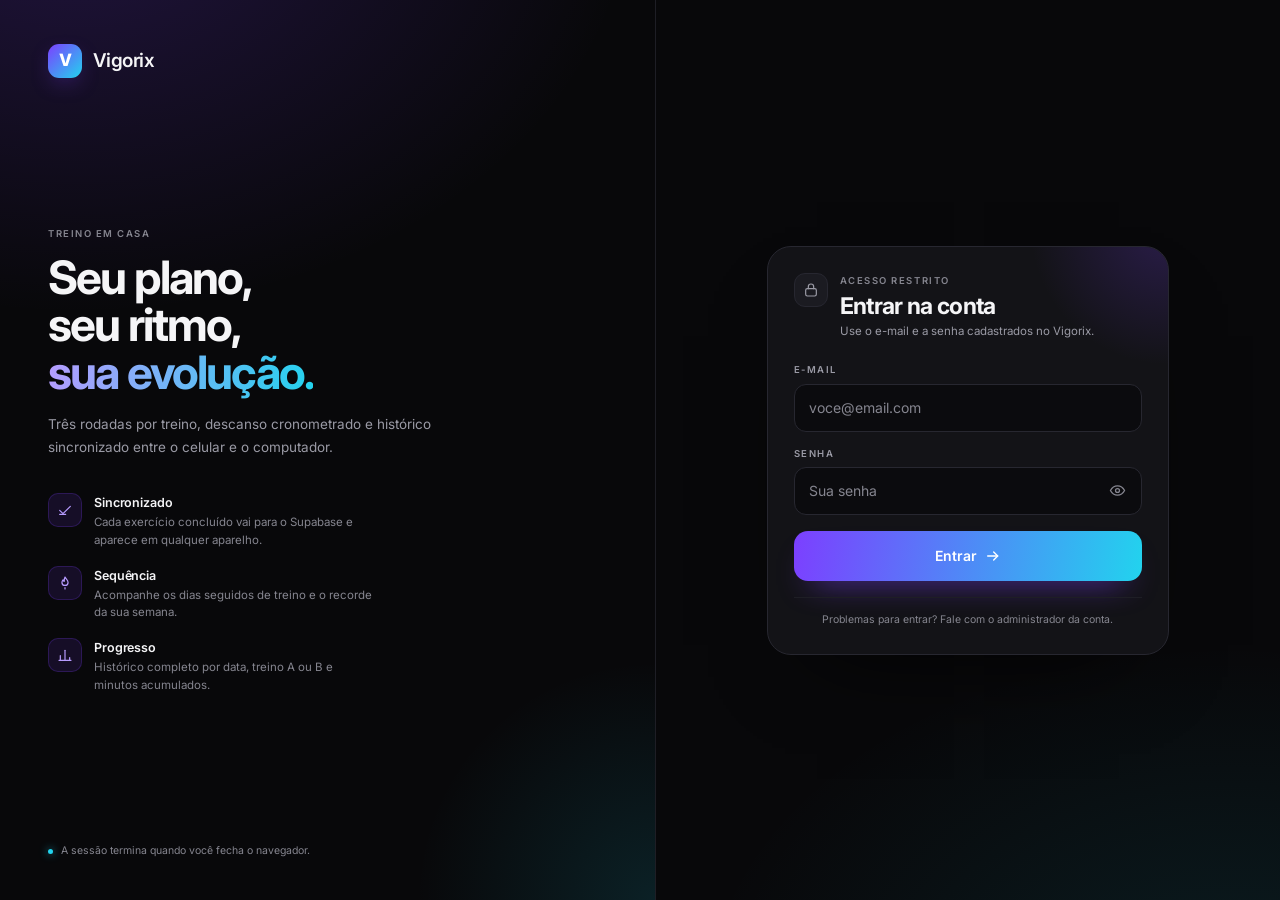
<file: login.html>
<!DOCTYPE html>
<html lang="pt-BR">
<head>
  <meta charset="UTF-8">
  <meta name="viewport" content="width=device-width, initial-scale=1.0, maximum-scale=1.0, user-scalable=no">
  <meta name="theme-color" content="#08080a">
  <meta name="apple-mobile-web-app-capable" content="yes">
  <meta name="apple-mobile-web-app-status-bar-style" content="black-translucent">
  <meta name="apple-mobile-web-app-title" content="Vigorix">

  <title>Vigorix - Entrar</title>

  <link rel="manifest" href="manifest.json">
  <link rel="apple-touch-icon" href="assets/icons/icon-192.png">

  <link rel="preconnect" href="https://fonts.googleapis.com">
  <link rel="preconnect" href="https://fonts.gstatic.com" crossorigin>
  <link href="https://fonts.googleapis.com/css2?family=Inter:wght@400;500;600;700;800&display=swap" rel="stylesheet">

  <link rel="stylesheet" href="css/base.css">
  <link rel="stylesheet" href="css/components.css">
  <link rel="stylesheet" href="css/pages/login.css">
  <link rel="stylesheet" href="css/animations.css">
</head>
<body class="login-shell">
  <aside class="login-aside">
    <div class="login-brand">
      <div class="brand-mark">V</div>
      <div class="brand-name">Vigorix</div>
    </div>

    <div class="login-hero">
      <div class="eyebrow">Treino em casa</div>
      <h1 class="login-headline">Seu plano,<br>seu ritmo,<br><em>sua evolução.</em></h1>
      <p class="login-lede">Três rodadas por treino, descanso cronometrado e histórico sincronizado entre o celular e o computador.</p>

      <ul class="login-features">
        <li class="login-feature">
          <span class="login-feature-icon" aria-hidden="true">
            <svg width="16" height="16" viewBox="0 0 24 24" fill="none" stroke="currentColor" stroke-width="1.8" stroke-linecap="round" stroke-linejoin="round" focusable="false">
              <path d="M4 12.5 9 17.5 20 6.5"></path>
              <path d="M4 18.5h9"></path>
            </svg>
          </span>
          <div>
            <div class="login-feature-title">Sincronizado</div>
            <div class="login-feature-text">Cada exercício concluído vai para o Supabase e aparece em qualquer aparelho.</div>
          </div>
        </li>
        <li class="login-feature">
          <span class="login-feature-icon" aria-hidden="true">
            <svg width="16" height="16" viewBox="0 0 24 24" fill="none" stroke="currentColor" stroke-width="1.8" stroke-linecap="round" stroke-linejoin="round" focusable="false">
              <path d="M12 3c1.4 3.1 4.6 4.6 4.6 8.1a4.6 4.6 0 0 1-9.2 0c0-1.7.7-2.9 1.6-3.9.2 1.2.9 2 1.9 2.4-.3-2.4.2-4.7 1.1-6.6z"></path>
              <path d="M12 21v-2"></path>
            </svg>
          </span>
          <div>
            <div class="login-feature-title">Sequência</div>
            <div class="login-feature-text">Acompanhe os dias seguidos de treino e o recorde da sua semana.</div>
          </div>
        </li>
        <li class="login-feature">
          <span class="login-feature-icon" aria-hidden="true">
            <svg width="16" height="16" viewBox="0 0 24 24" fill="none" stroke="currentColor" stroke-width="1.8" stroke-linecap="round" stroke-linejoin="round" focusable="false">
              <path d="M5 20v-7"></path>
              <path d="M12 20V5"></path>
              <path d="M19 20v-4"></path>
              <path d="M3 20h18"></path>
            </svg>
          </span>
          <div>
            <div class="login-feature-title">Progresso</div>
            <div class="login-feature-text">Histórico completo por data, treino A ou B e minutos acumulados.</div>
          </div>
        </li>
      </ul>
    </div>

    <div class="login-note">
      <span class="login-note-dot" aria-hidden="true"></span>
      A sessão termina quando você fecha o navegador.
    </div>
  </aside>

  <main class="login-panel">
    <section class="login-card" aria-labelledby="loginTitle">
      <div class="login-card-head">
        <div class="login-lock" aria-hidden="true">
          <svg width="16" height="16" viewBox="0 0 24 24" fill="none" stroke="currentColor" stroke-width="1.8" stroke-linecap="round" stroke-linejoin="round" focusable="false">
            <rect x="4" y="10" width="16" height="11" rx="2.5"></rect>
            <path d="M8 10V7a4 4 0 0 1 8 0v3"></path>
          </svg>
        </div>
        <div>
          <div class="eyebrow">Acesso restrito</div>
          <h2 class="login-title" id="loginTitle">Entrar na conta</h2>
          <p class="login-sub">Use o e-mail e a senha cadastrados no Vigorix.</p>
        </div>
      </div>

      <form class="login-form" id="loginForm">
        <div class="login-field">
          <label class="login-label" for="email">E-mail</label>
          <div class="login-input-wrap">
            <input class="login-input" id="email" name="email" type="email" inputmode="email" autocomplete="username" spellcheck="false" placeholder="voce@email.com" required>
          </div>
        </div>

        <div class="login-field">
          <label class="login-label" for="password">Senha</label>
          <div class="login-input-wrap">
            <input class="login-input login-input-password" id="password" name="password" type="password" autocomplete="current-password" placeholder="Sua senha" required>
            <button class="login-reveal" type="button" id="togglePassword" aria-label="Mostrar senha" aria-pressed="false">
              <svg class="eye-on" width="17" height="17" viewBox="0 0 24 24" fill="none" stroke="currentColor" stroke-width="1.8" stroke-linecap="round" stroke-linejoin="round" aria-hidden="true" focusable="false">
                <path d="M2 12s3.5-6.5 10-6.5S22 12 22 12s-3.5 6.5-10 6.5S2 12 2 12z"></path>
                <circle cx="12" cy="12" r="2.8"></circle>
              </svg>
              <svg class="eye-off" width="17" height="17" viewBox="0 0 24 24" fill="none" stroke="currentColor" stroke-width="1.8" stroke-linecap="round" stroke-linejoin="round" aria-hidden="true" focusable="false">
                <path d="M3 3l18 18"></path>
                <path d="M10.6 6.1A10.6 10.6 0 0 1 12 6c6.5 0 10 6 10 6a18.9 18.9 0 0 1-3.3 3.8"></path>
                <path d="M6.4 7.6A17.5 17.5 0 0 0 2 12s3.5 6 10 6a9.6 9.6 0 0 0 4.6-1.2"></path>
                <path d="M9.9 9.9a3 3 0 0 0 4.2 4.2"></path>
              </svg>
            </button>
          </div>
        </div>

        <div class="login-error" id="loginError" role="alert" aria-live="polite"></div>

        <button class="login-submit" type="submit" id="loginSubmit">
          <span class="spinner" aria-hidden="true"></span>
          <span id="loginBtnText">Entrar</span>
          <svg class="arrow" width="16" height="16" viewBox="0 0 24 24" fill="none" stroke="currentColor" stroke-width="2" stroke-linecap="round" stroke-linejoin="round" aria-hidden="true" focusable="false">
            <path d="M4 12h15"></path>
            <path d="M13 6l6 6-6 6"></path>
          </svg>
        </button>
      </form>

      <p class="login-foot">Problemas para entrar? Fale com o administrador da conta.</p>
    </section>
  </main>

  <script type="module" src="js/pages/login.js"></script>
</body>
</html>
</file>
<file: css/base.css>
/* Vigorix — Design System */
:root {
  --bg: #08080a;
  --bg-soft: #0b0b0e;
  --surface: #131317;
  --surface-2: #1b1b21;
  --surface-3: #22222a;
  --stroke: #272730;
  --stroke-soft: #1e1e25;

  --text: #f5f5f7;
  --muted: #9a9aa5;
  --dim: #85858f;

  --purple: #7c3fff;
  --purple-soft: #b79bff;
  --cyan: #22d3ee;
  --success: #3fb950;
  --warning: #d29922;
  --danger: #f85149;
  --orange: #ff8a3d;

  /* aliases usados por telas antigas */
  --card: var(--surface);
  --card-hover: var(--surface-2);
  --primary: var(--text);
  --primary-accent: var(--purple-soft);
  --text-primary: var(--text);
  --text-secondary: var(--muted);
  --border: var(--stroke);
  --border-subtle: var(--stroke-soft);
}

* {
  margin: 0;
  padding: 0;
  box-sizing: border-box;
  -webkit-font-smoothing: antialiased;
  -moz-osx-font-smoothing: grayscale;
}

html {
  font-size: 16px;
}

body {
  font-family: 'Inter', -apple-system, BlinkMacSystemFont, 'Segoe UI', Roboto,
    'Helvetica Neue', Arial, sans-serif;
  background: var(--bg);
  color: var(--text);
  line-height: 1.6;
  min-height: 100vh;
}

body.app-shell {
  display: flex;
  min-height: 100vh;
  background:
    radial-gradient(900px 600px at 8% -5%, rgba(124, 63, 255, 0.18), transparent 70%),
    radial-gradient(700px 500px at 100% 100%, rgba(34, 211, 238, 0.08), transparent 70%),
    var(--bg);
  background-attachment: fixed;
}

button,
input,
textarea {
  font-family: inherit;
}

a {
  color: inherit;
}

.eyebrow {
  font-size: 9.5px;
  font-weight: 600;
  letter-spacing: 0.16em;
  text-transform: uppercase;
  color: var(--dim);
}
</file>
<file: css/components.css>
.brand {
  display: flex;
  align-items: center;
  gap: 10px;
}

.brand-mark {
  width: 34px;
  height: 34px;
  border-radius: 11px;
  background: linear-gradient(135deg, var(--purple), var(--cyan));
  display: flex;
  align-items: center;
  justify-content: center;
  font-size: 17px;
  font-weight: 800;
  color: #fff;
  box-shadow: 0 8px 24px -10px rgba(124, 63, 255, 0.9);
}

.brand-mark-sm {
  width: 28px;
  height: 28px;
  border-radius: 9px;
  font-size: 14px;
}

.brand-name {
  font-size: 19px;
  font-weight: 600;
  letter-spacing: -0.03em;
}

/* ============================================================
   Buttons (legacy / history page)
   ============================================================ */
.btn {
  padding: 10px 16px;
  border: none;
  border-radius: 10px;
  font-size: 13px;
  font-weight: 600;
  cursor: pointer;
  transition: all 0.2s ease;
  display: flex;
  align-items: center;
  justify-content: center;
  gap: 6px;
}

.btn-primary {
  background: linear-gradient(100deg, var(--purple), var(--cyan));
  color: #fff;
}

.btn-secondary {
  background: var(--surface);
  color: var(--text);
  border: 1px solid var(--stroke);
}

.btn-secondary:hover {
  border-color: rgba(124, 63, 255, 0.5);
}

/* ============================================================
   Modal
   ============================================================ */
.modal {
  display: none;
  position: fixed;
  z-index: 100;
  left: 0;
  top: 0;
  width: 100%;
  height: 100%;
  background-color: rgba(0, 0, 0, 0.72);
  backdrop-filter: blur(6px);
  align-items: center;
  justify-content: center;
  padding: 16px;
}

.modal.active {
  display: flex;
}

.modal-content {
  background: var(--surface);
  border: 1px solid var(--stroke);
  border-radius: 20px;
  max-width: 400px;
  width: 100%;
  max-height: 90vh;
  overflow-y: auto;
  position: relative;
  animation: slideUp 0.3s ease;
  box-shadow: 0 40px 80px -40px rgba(0, 0, 0, 0.9);
}

.modal-large {
  max-width: 520px;
}

.modal-header {
  display: flex;
  justify-content: space-between;
  align-items: center;
  padding: 16px 20px;
  border-bottom: 1px solid var(--stroke);
}

.modal-title {
  font-size: 16px;
  font-weight: 600;
  letter-spacing: -0.02em;
}

.modal-close {
  background: none;
  border: none;
  color: var(--muted);
  font-size: 24px;
  cursor: pointer;
  line-height: 1;
}

.modal-close:hover {
  color: var(--text);
}

.modal-body {
  padding: 18px 20px 20px;
}

.modal-actions {
  display: flex;
  gap: 8px;
  margin-top: 16px;
}

.modal-actions .btn {
  flex: 1;
}

@keyframes slideUp {
  from {
    transform: translateY(20px);
    opacity: 0;
  }
  to {
    transform: translateY(0);
    opacity: 1;
  }
}


/* Ícones em tamanho fixo */
.icon-16 {
  width: 16px;
  height: 16px;
}
</file>
<file: css/pages/login.css>
/* ============================================================
   Login
   ============================================================ */
.login-shell {
  min-height: 100vh;
  display: grid;
  grid-template-columns: minmax(0, 1.05fr) minmax(0, 1fr);
  background:
    radial-gradient(820px 620px at 6% -12%, rgba(124, 63, 255, 0.22), transparent 68%),
    radial-gradient(760px 520px at 96% 112%, rgba(34, 211, 238, 0.1), transparent 70%),
    var(--bg);
}

.login-aside {
  position: relative;
  display: flex;
  flex-direction: column;
  justify-content: space-between;
  gap: 40px;
  padding: 44px 48px 40px;
  border-right: 1px solid var(--stroke-soft);
  overflow: hidden;
}

.login-aside::after {
  content: '';
  position: absolute;
  width: 520px;
  height: 520px;
  right: -260px;
  bottom: -260px;
  border-radius: 50%;
  background: radial-gradient(circle, rgba(34, 211, 238, 0.12), transparent 65%);
  pointer-events: none;
}

.login-brand {
  display: flex;
  align-items: center;
  gap: 11px;
  position: relative;
  z-index: 1;
}

.login-hero {
  position: relative;
  z-index: 1;
  max-width: 460px;
}

.login-headline {
  margin-top: 12px;
  font-size: 46px;
  font-weight: 700;
  line-height: 1.04;
  letter-spacing: -0.04em;
}

.login-headline em {
  font-style: normal;
  background: linear-gradient(100deg, var(--purple-soft), var(--cyan));
  -webkit-background-clip: text;
  background-clip: text;
  color: transparent;
}

.login-lede {
  margin-top: 16px;
  font-size: 13.5px;
  line-height: 1.7;
  color: var(--muted);
  max-width: 44ch;
}

.login-features {
  list-style: none;
  display: flex;
  flex-direction: column;
  gap: 16px;
  margin-top: 34px;
}

.login-feature {
  display: flex;
  align-items: flex-start;
  gap: 12px;
}

.login-feature-icon {
  width: 34px;
  height: 34px;
  border-radius: 10px;
  background: rgba(124, 63, 255, 0.12);
  border: 1px solid rgba(124, 63, 255, 0.22);
  color: var(--purple-soft);
  display: flex;
  align-items: center;
  justify-content: center;
  flex-shrink: 0;
}

.login-feature-title {
  font-size: 12.5px;
  font-weight: 600;
  letter-spacing: -0.01em;
}

.login-feature-text {
  font-size: 11.5px;
  line-height: 1.55;
  color: var(--dim);
  margin-top: 1px;
  max-width: 40ch;
}

.login-note {
  position: relative;
  z-index: 1;
  display: flex;
  align-items: center;
  gap: 8px;
  font-size: 10.5px;
  color: var(--dim);
}

.login-note-dot {
  width: 5px;
  height: 5px;
  border-radius: 50%;
  background: var(--cyan);
  box-shadow: 0 0 8px rgba(34, 211, 238, 0.8);
  flex-shrink: 0;
}

.login-panel {
  display: flex;
  align-items: center;
  justify-content: center;
  padding: 40px 24px;
}

.login-card {
  position: relative;
  width: 100%;
  max-width: 402px;
  background: var(--surface);
  border: 1px solid var(--stroke);
  border-radius: 24px;
  padding: 26px;
  box-shadow: 0 40px 90px -50px rgba(0, 0, 0, 0.95);
  overflow: hidden;
}

.login-card::before {
  content: '';
  position: absolute;
  width: 300px;
  height: 300px;
  right: -150px;
  top: -170px;
  border-radius: 50%;
  background: radial-gradient(circle, rgba(124, 63, 255, 0.22), transparent 65%);
  pointer-events: none;
}

.login-card-head {
  position: relative;
  display: flex;
  align-items: flex-start;
  gap: 12px;
  margin-bottom: 22px;
}

.login-lock {
  width: 34px;
  height: 34px;
  border-radius: 11px;
  background: var(--surface-2);
  border: 1px solid var(--stroke);
  color: var(--muted);
  display: flex;
  align-items: center;
  justify-content: center;
  flex-shrink: 0;
}

.login-title {
  margin-top: 5px;
  font-size: 23px;
  font-weight: 700;
  letter-spacing: -0.03em;
  line-height: 1.15;
}

.login-sub {
  margin-top: 4px;
  font-size: 11.5px;
  line-height: 1.5;
  color: var(--muted);
}

.login-form {
  position: relative;
  display: flex;
  flex-direction: column;
  gap: 14px;
}

.login-field {
  display: flex;
  flex-direction: column;
  gap: 6px;
  min-width: 0;
}

.login-label {
  font-size: 9.5px;
  font-weight: 600;
  letter-spacing: 0.16em;
  text-transform: uppercase;
  color: var(--muted);
}

.login-input-wrap {
  position: relative;
  display: flex;
  align-items: center;
}

.login-input {
  width: 100%;
  height: 48px;
  padding: 0 14px;
  background: var(--bg-soft);
  border: 1px solid var(--stroke);
  border-radius: 12px;
  color: var(--text);
  font-size: 14px;
  transition: border-color 0.2s ease, box-shadow 0.2s ease;
}

.login-input::placeholder {
  color: var(--dim);
}

.login-input:focus {
  outline: none;
  border-color: rgba(124, 63, 255, 0.65);
  box-shadow: 0 0 0 3px rgba(124, 63, 255, 0.16);
}

.login-input-password {
  padding-right: 46px;
}

.login-reveal {
  position: absolute;
  right: 5px;
  width: 38px;
  height: 38px;
  display: flex;
  align-items: center;
  justify-content: center;
  background: transparent;
  border: none;
  border-radius: 9px;
  color: var(--dim);
  cursor: pointer;
  transition: color 0.2s ease, background 0.2s ease;
}

.login-reveal:hover {
  color: var(--text);
  background: var(--surface-2);
}

.login-reveal:focus-visible {
  outline: 2px solid rgba(124, 63, 255, 0.7);
  outline-offset: 1px;
}

.login-reveal .eye-off {
  display: none;
}

.login-error {
  padding: 9px 12px;
  border-radius: 10px;
  background: rgba(248, 81, 73, 0.1);
  border: 1px solid rgba(248, 81, 73, 0.28);
  color: #ff9d97;
  font-size: 11.5px;
  line-height: 1.5;
}

.login-error:empty {
  display: none;
}

.login-submit {
  position: relative;
  width: 100%;
  height: 50px;
  margin-top: 2px;
  padding: 0 18px;
  border: none;
  border-radius: 14px;
  background: linear-gradient(100deg, var(--purple), var(--cyan));
  color: #fff;
  font-size: 14px;
  font-weight: 600;
  cursor: pointer;
  display: flex;
  align-items: center;
  justify-content: center;
  gap: 8px;
  box-shadow: 0 16px 32px -18px rgba(124, 63, 255, 0.9);
  transition: filter 0.2s ease, transform 0.15s ease, opacity 0.2s ease;
}

.login-submit:hover:not(:disabled) {
  filter: brightness(1.08);
}

.login-submit:active:not(:disabled) {
  transform: scale(0.99);
}

.login-submit:focus-visible {
  outline: 2px solid #fff;
  outline-offset: 3px;
}

.login-submit:disabled {
  opacity: 0.78;
  cursor: progress;
}

.login-submit .spinner {
  display: none;
  width: 15px;
  height: 15px;
  border-radius: 50%;
  border: 2px solid rgba(255, 255, 255, 0.35);
  border-top-color: #fff;
  animation: loginSpin 0.7s linear infinite;
}

.login-submit.is-loading .spinner {
  display: block;
}

.login-submit.is-loading .arrow {
  display: none;
}

.login-foot {
  position: relative;
  margin-top: 16px;
  padding-top: 14px;
  border-top: 1px solid var(--stroke-soft);
  font-size: 10.5px;
  line-height: 1.5;
  color: var(--dim);
  text-align: center;
}

@keyframes loginSpin {
  to {
    transform: rotate(360deg);
  }
}

@media (max-width: 900px) {
  .login-shell {
    grid-template-columns: minmax(0, 1fr);
  }

  .login-aside {
    border-right: none;
    border-bottom: 1px solid var(--stroke-soft);
    padding: 26px 20px 22px;
    gap: 16px;
  }

  .login-aside::after {
    display: none;
  }

  .login-headline {
    font-size: 30px;
    max-width: 20ch;
  }

  .login-lede {
    margin-top: 10px;
    font-size: 12.5px;
    max-width: 46ch;
  }

  .login-features,
  .login-note {
    display: none;
  }

  .login-panel {
    align-items: flex-start;
    padding: 22px 16px 40px;
  }
}

@media (max-width: 420px) {
  .login-aside {
    padding: 22px 16px 18px;
  }

  .login-headline {
    font-size: 26px;
  }

  .login-card {
    padding: 22px 20px;
    border-radius: 20px;
  }

  .login-title {
    font-size: 21px;
  }
}
</file>
<file: css/animations.css>
/* Vigorix - Animações */
@keyframes pulse {
  0%, 100% {
    opacity: 1;
  }
  50% {
    opacity: 0.7;
  }
}

@keyframes bounce {
  0%, 100% {
    transform: translateY(0);
  }
  50% {
    transform: translateY(-4px);
  }
}

.pulse {
  animation: pulse 2s ease-in-out infinite;
}

.bounce {
  animation: bounce 1s ease-in-out infinite;
}

.exercise-item.done {
  animation: slideInDone 0.3s ease;
}

@keyframes slideInDone {
  from {
    transform: scale(0.98);
  }
  to {
    transform: scale(1);
  }
}
</file>
